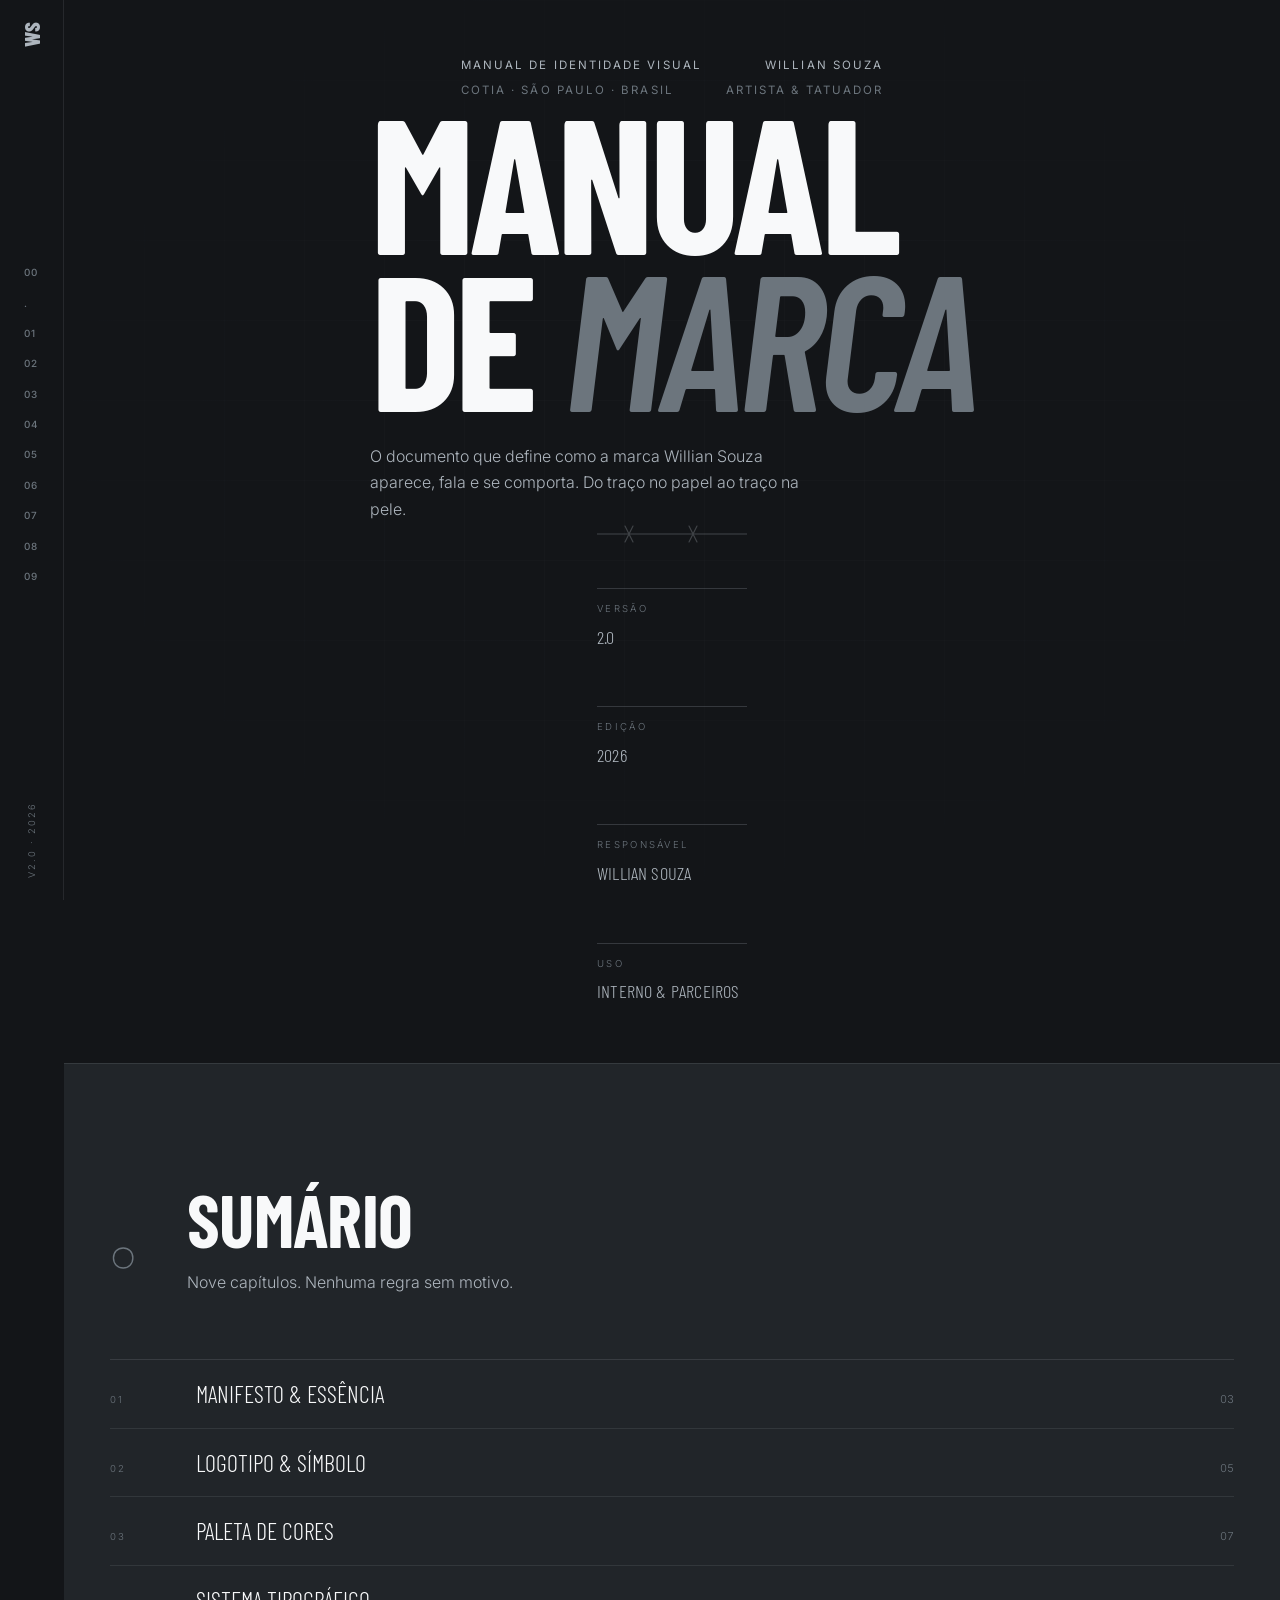
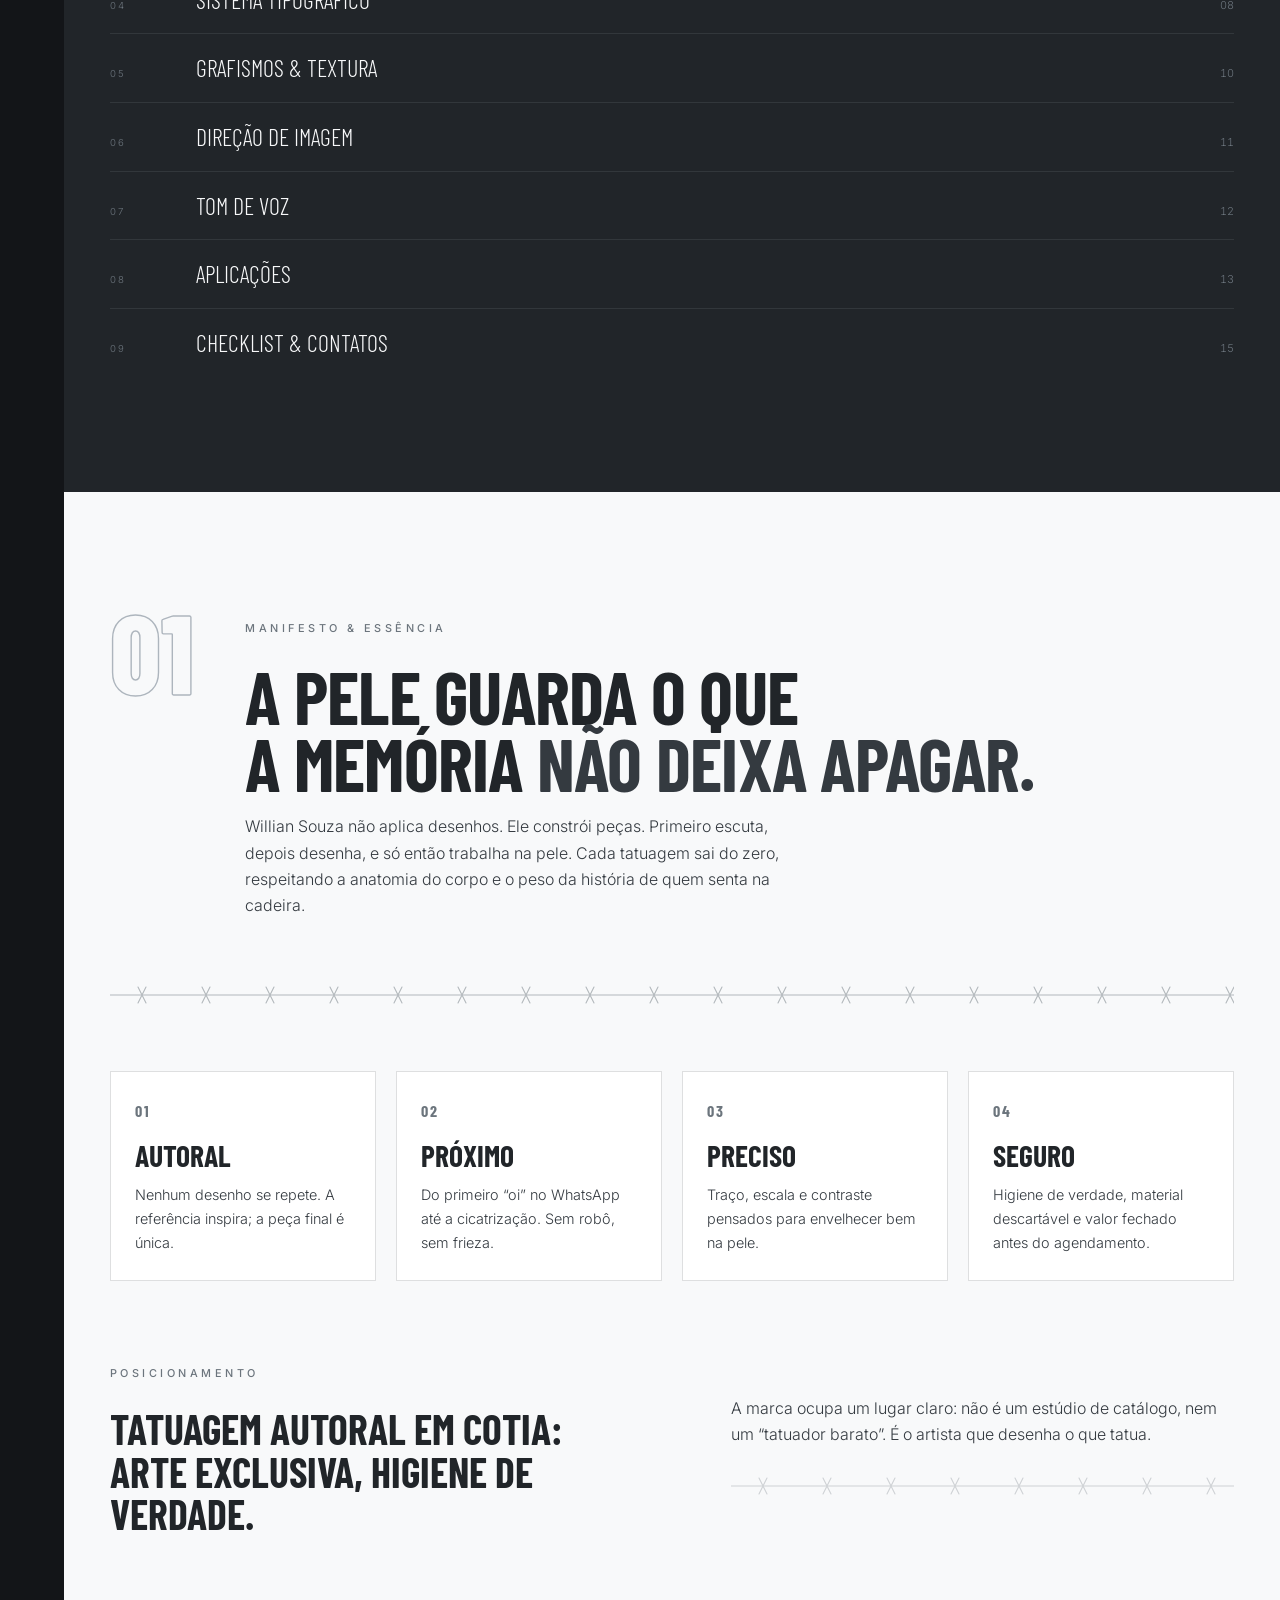
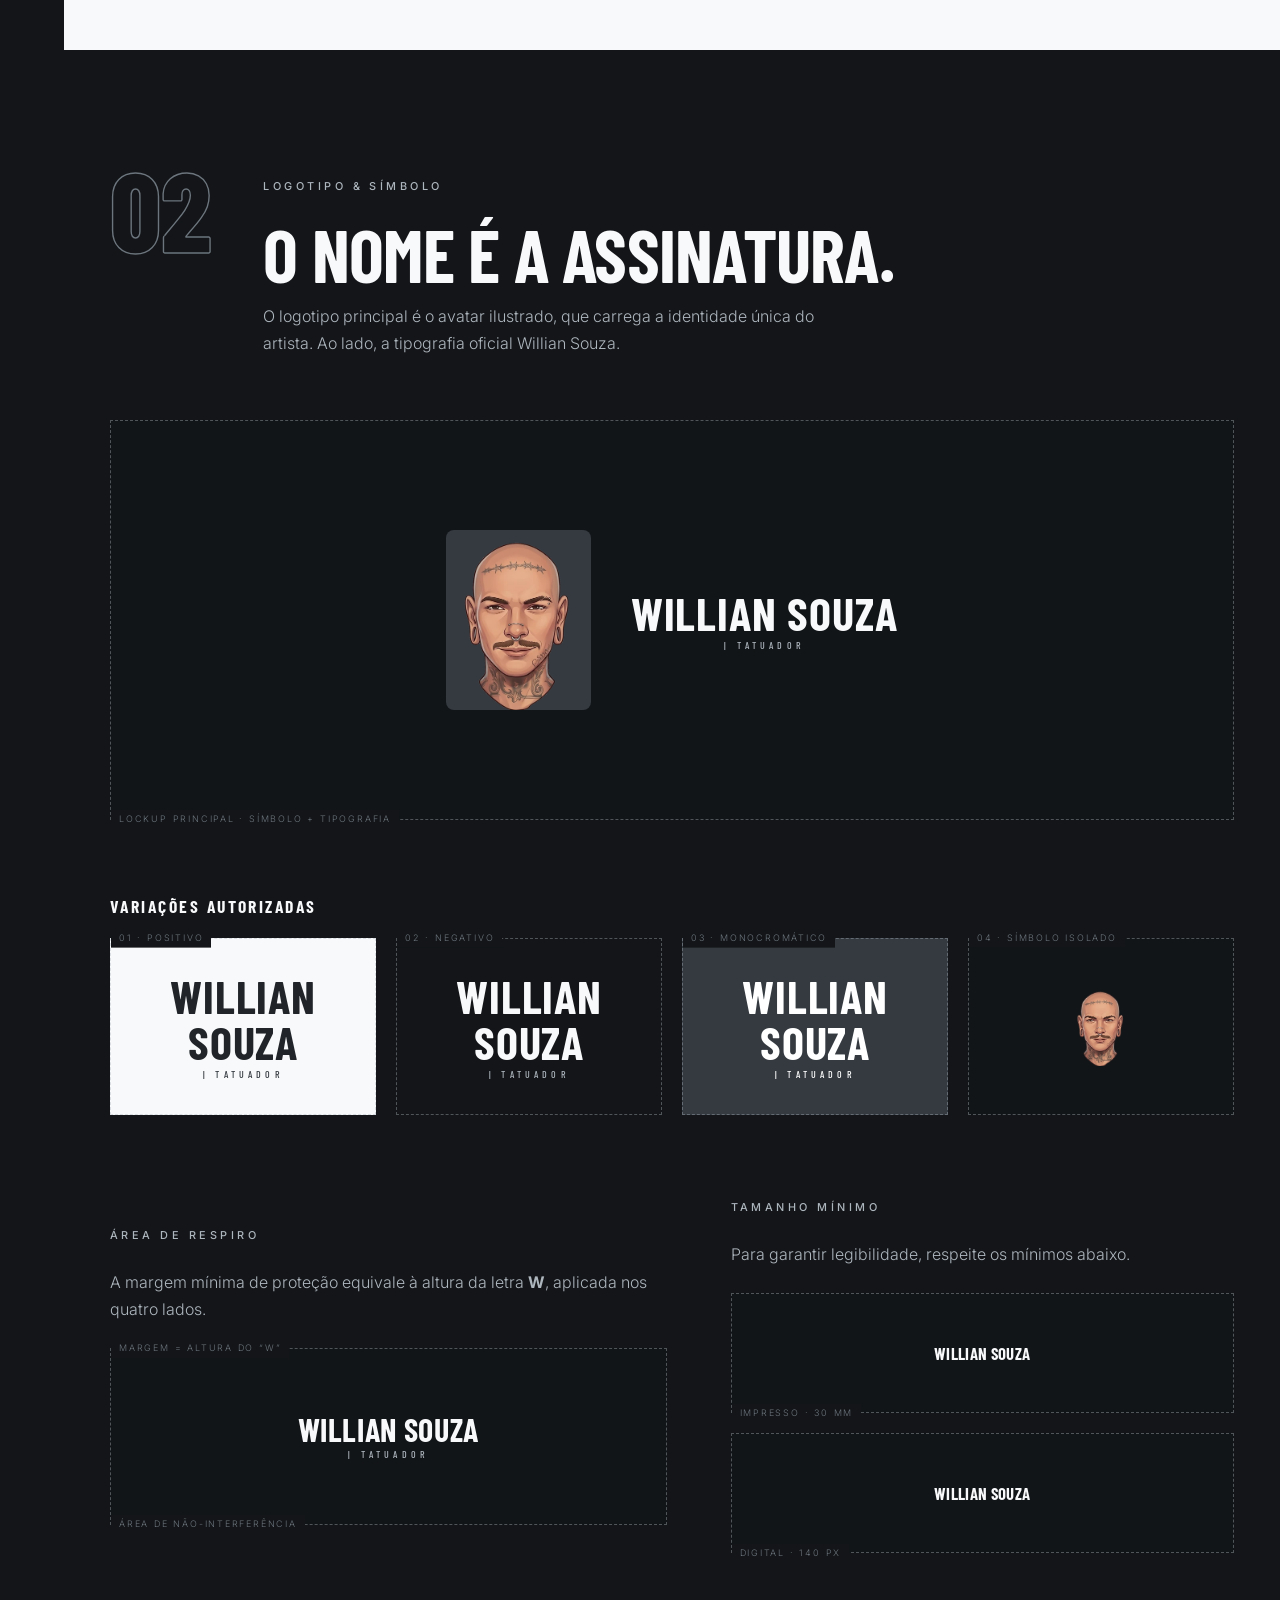
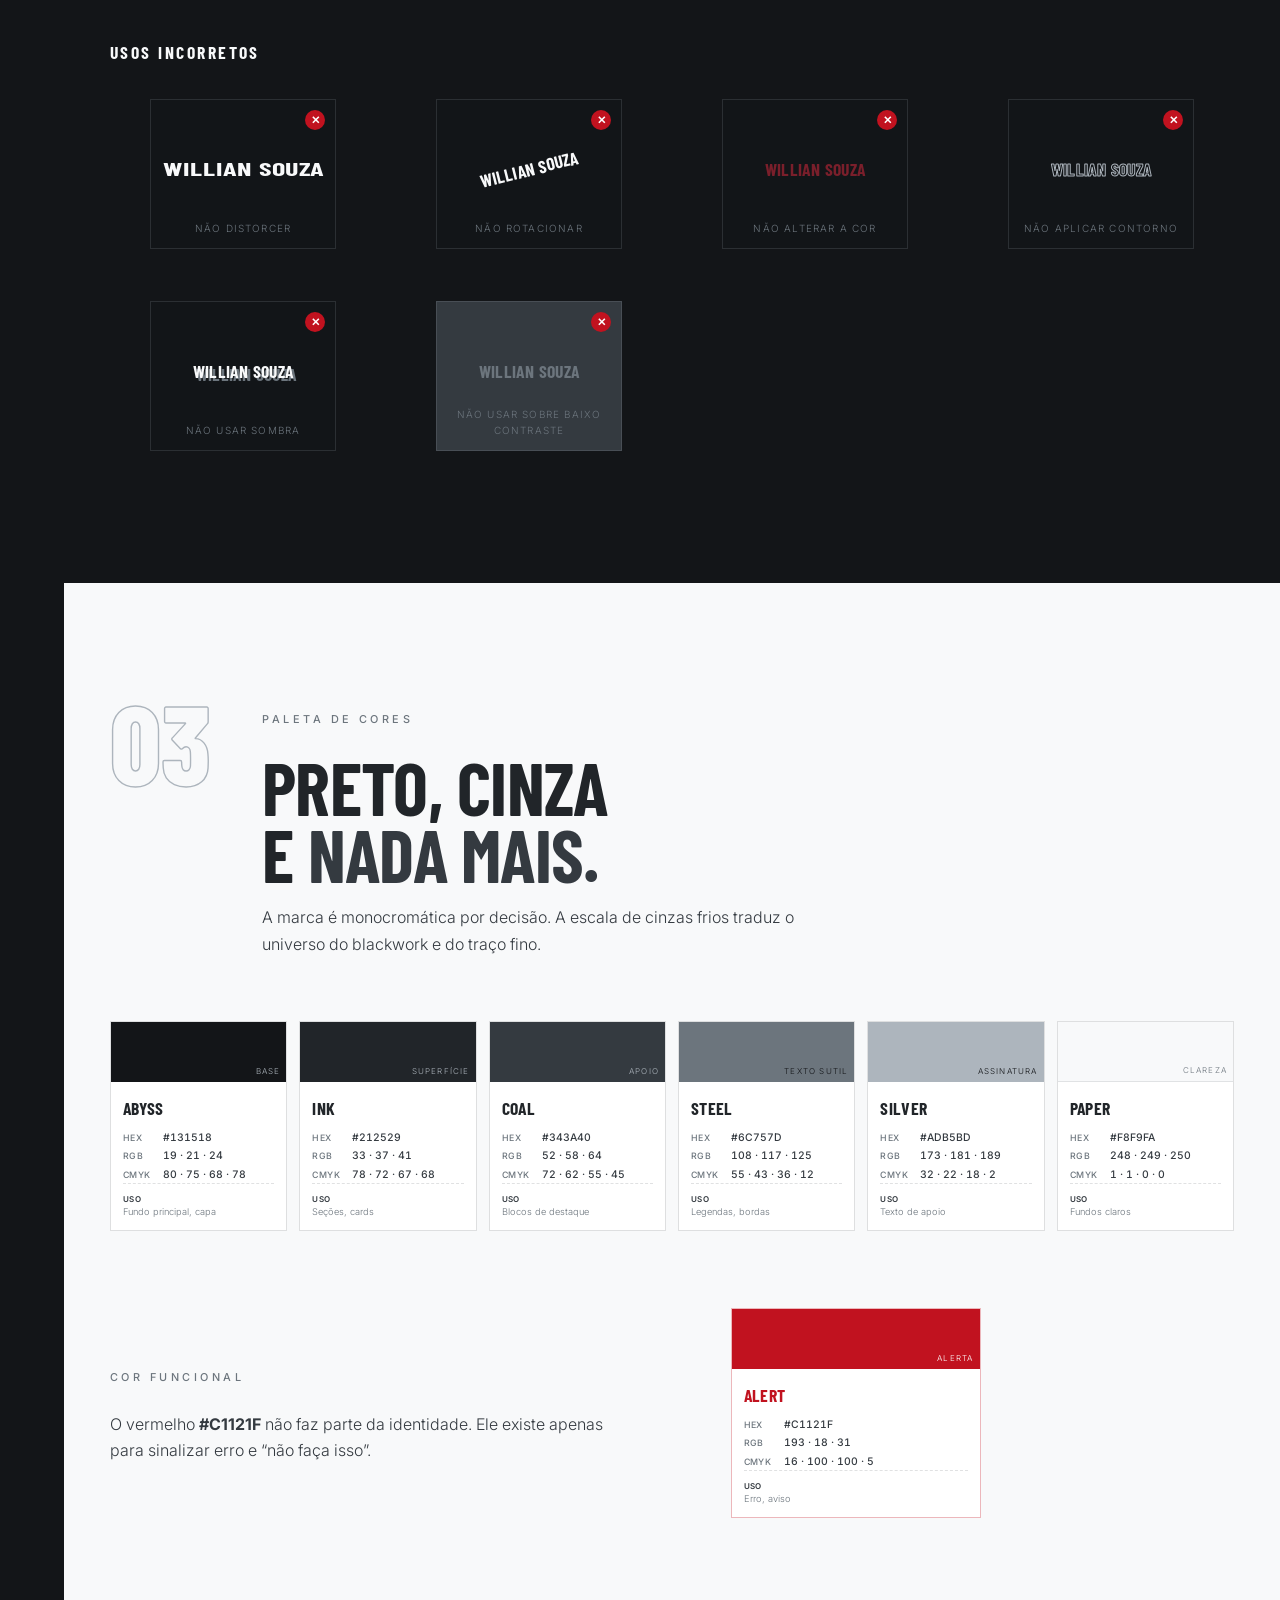
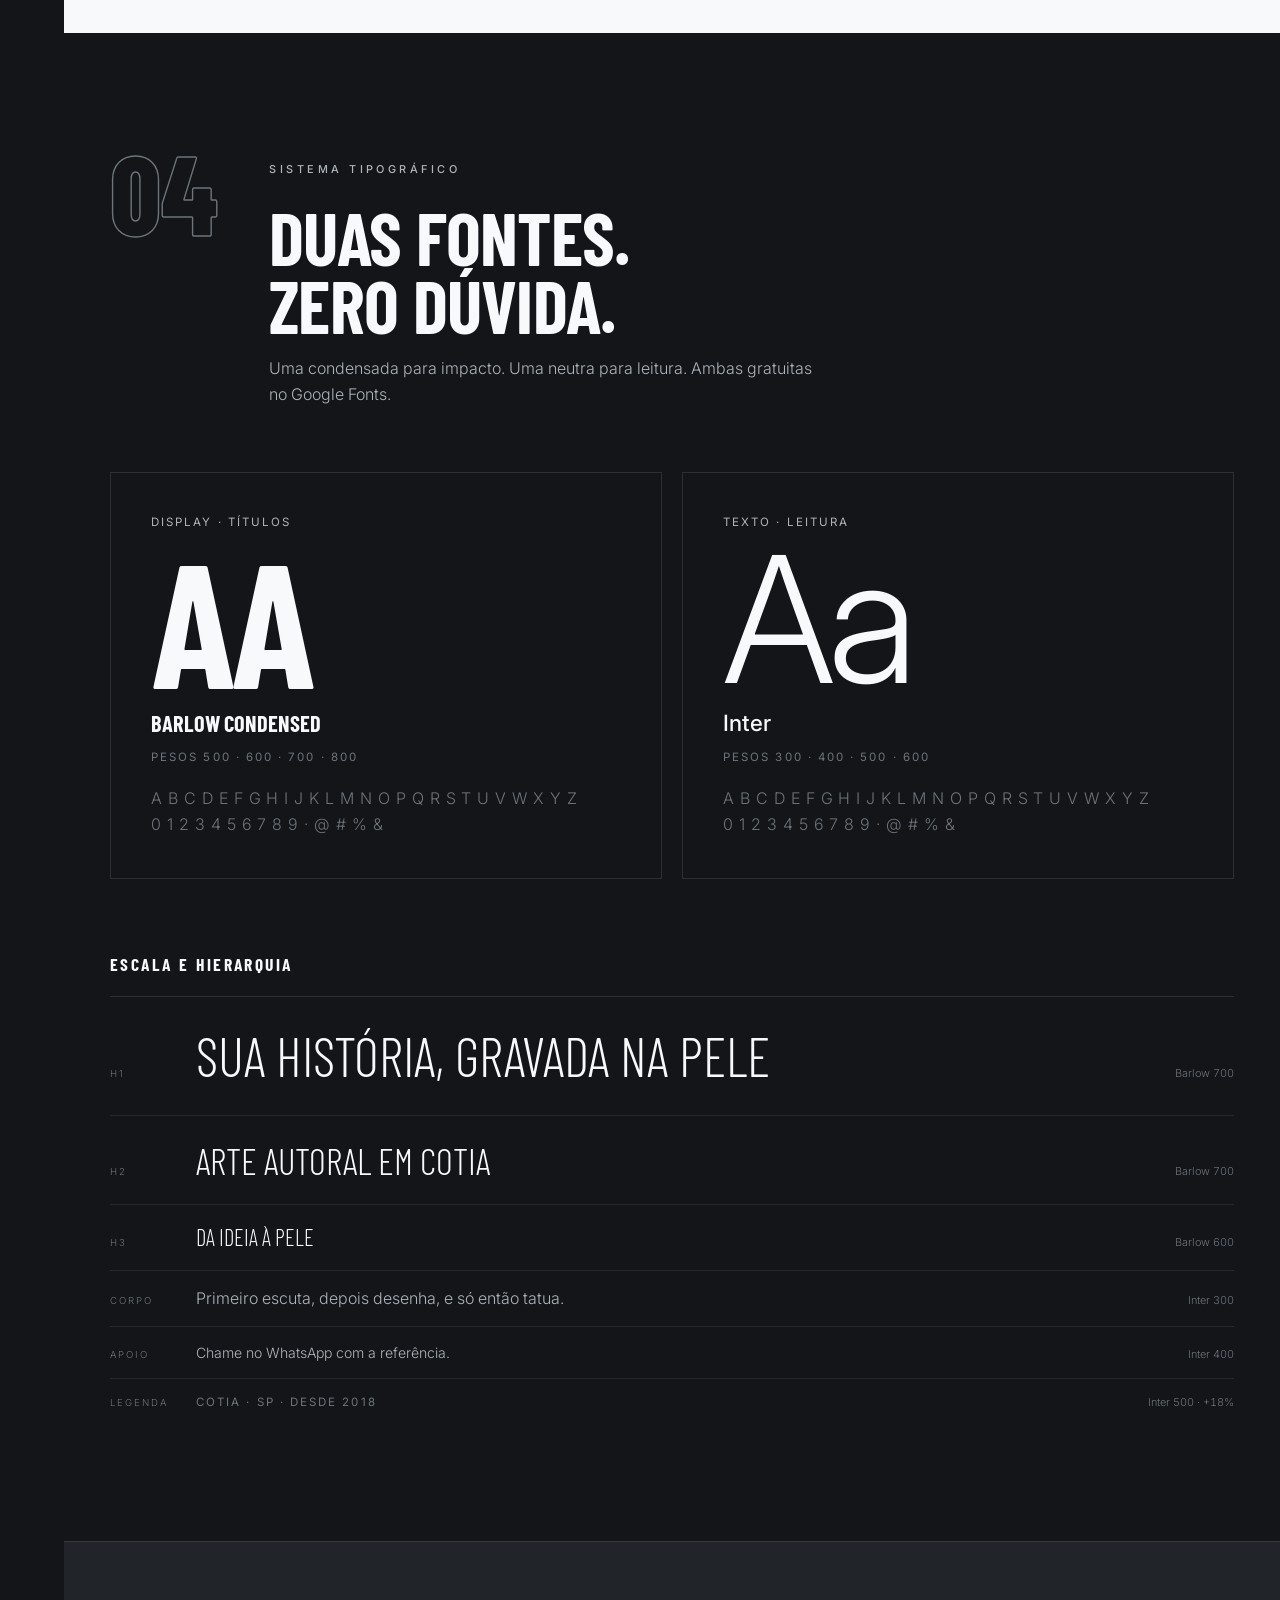
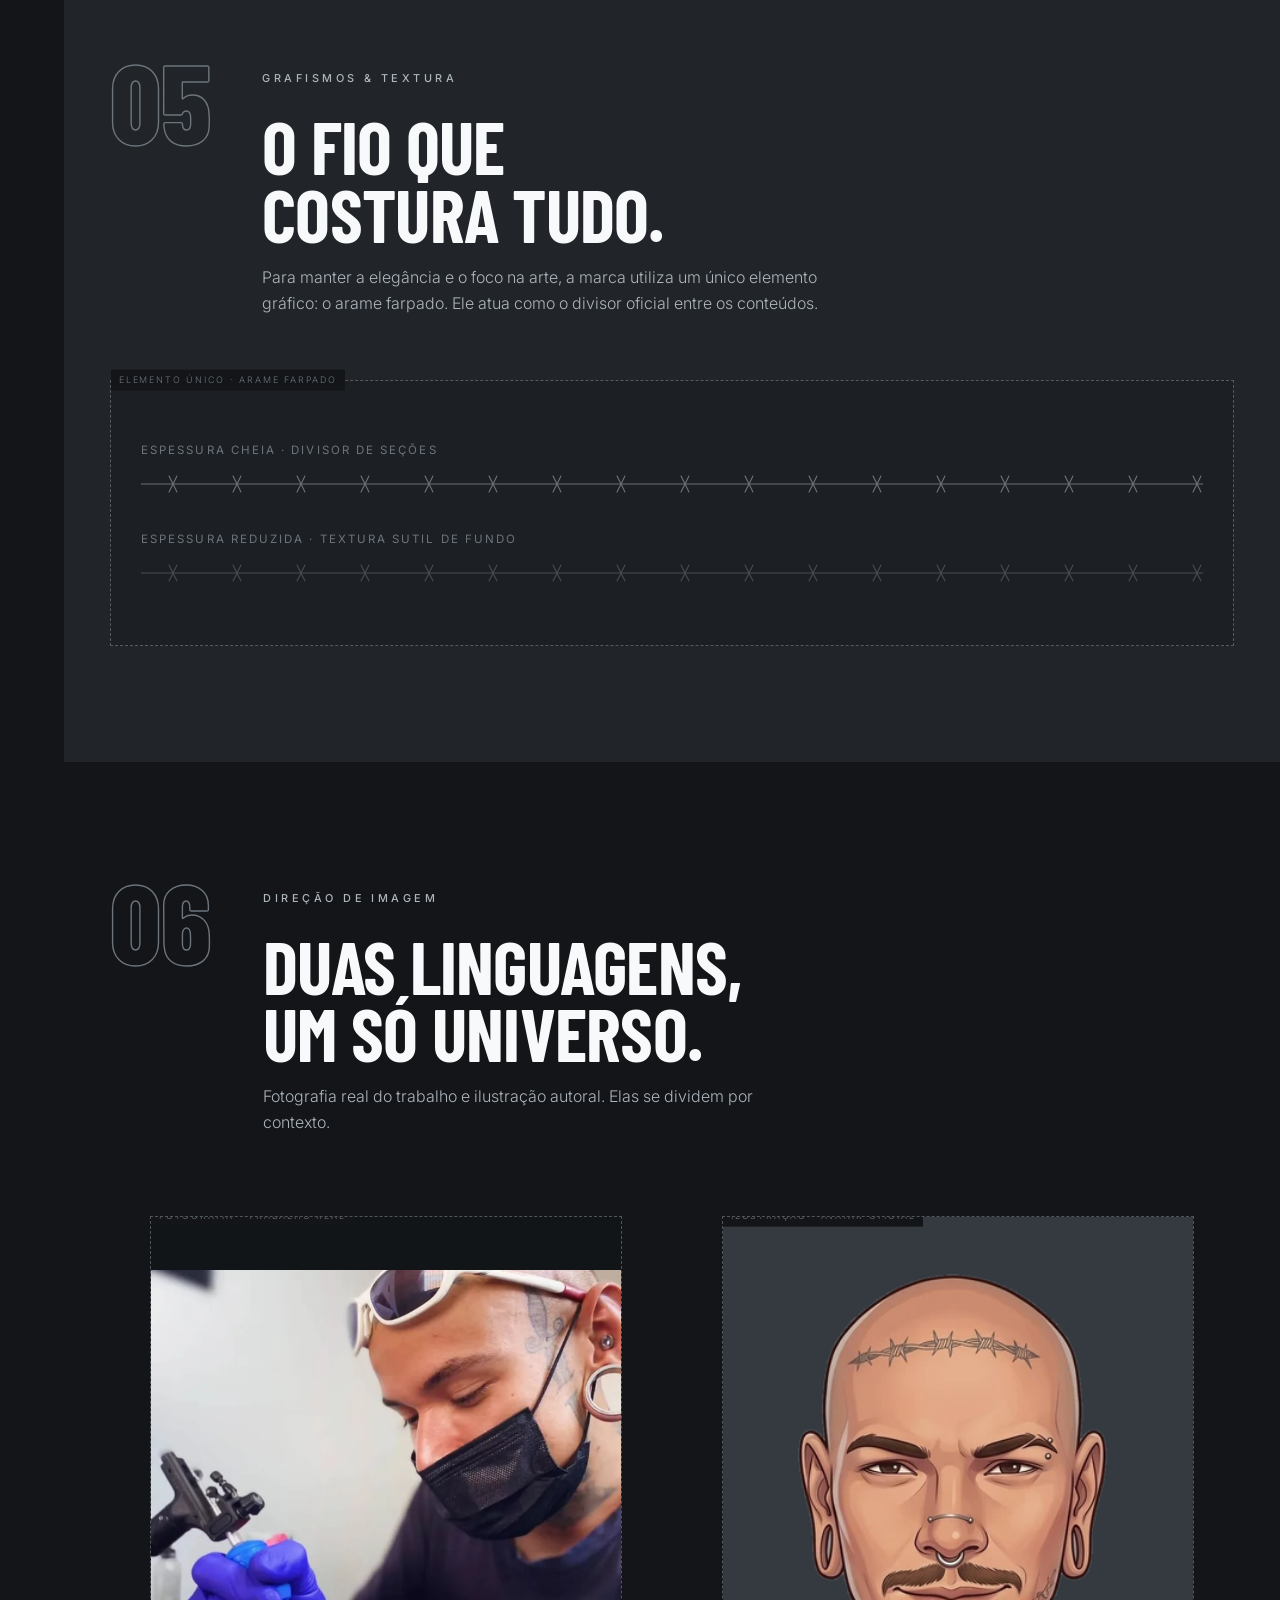
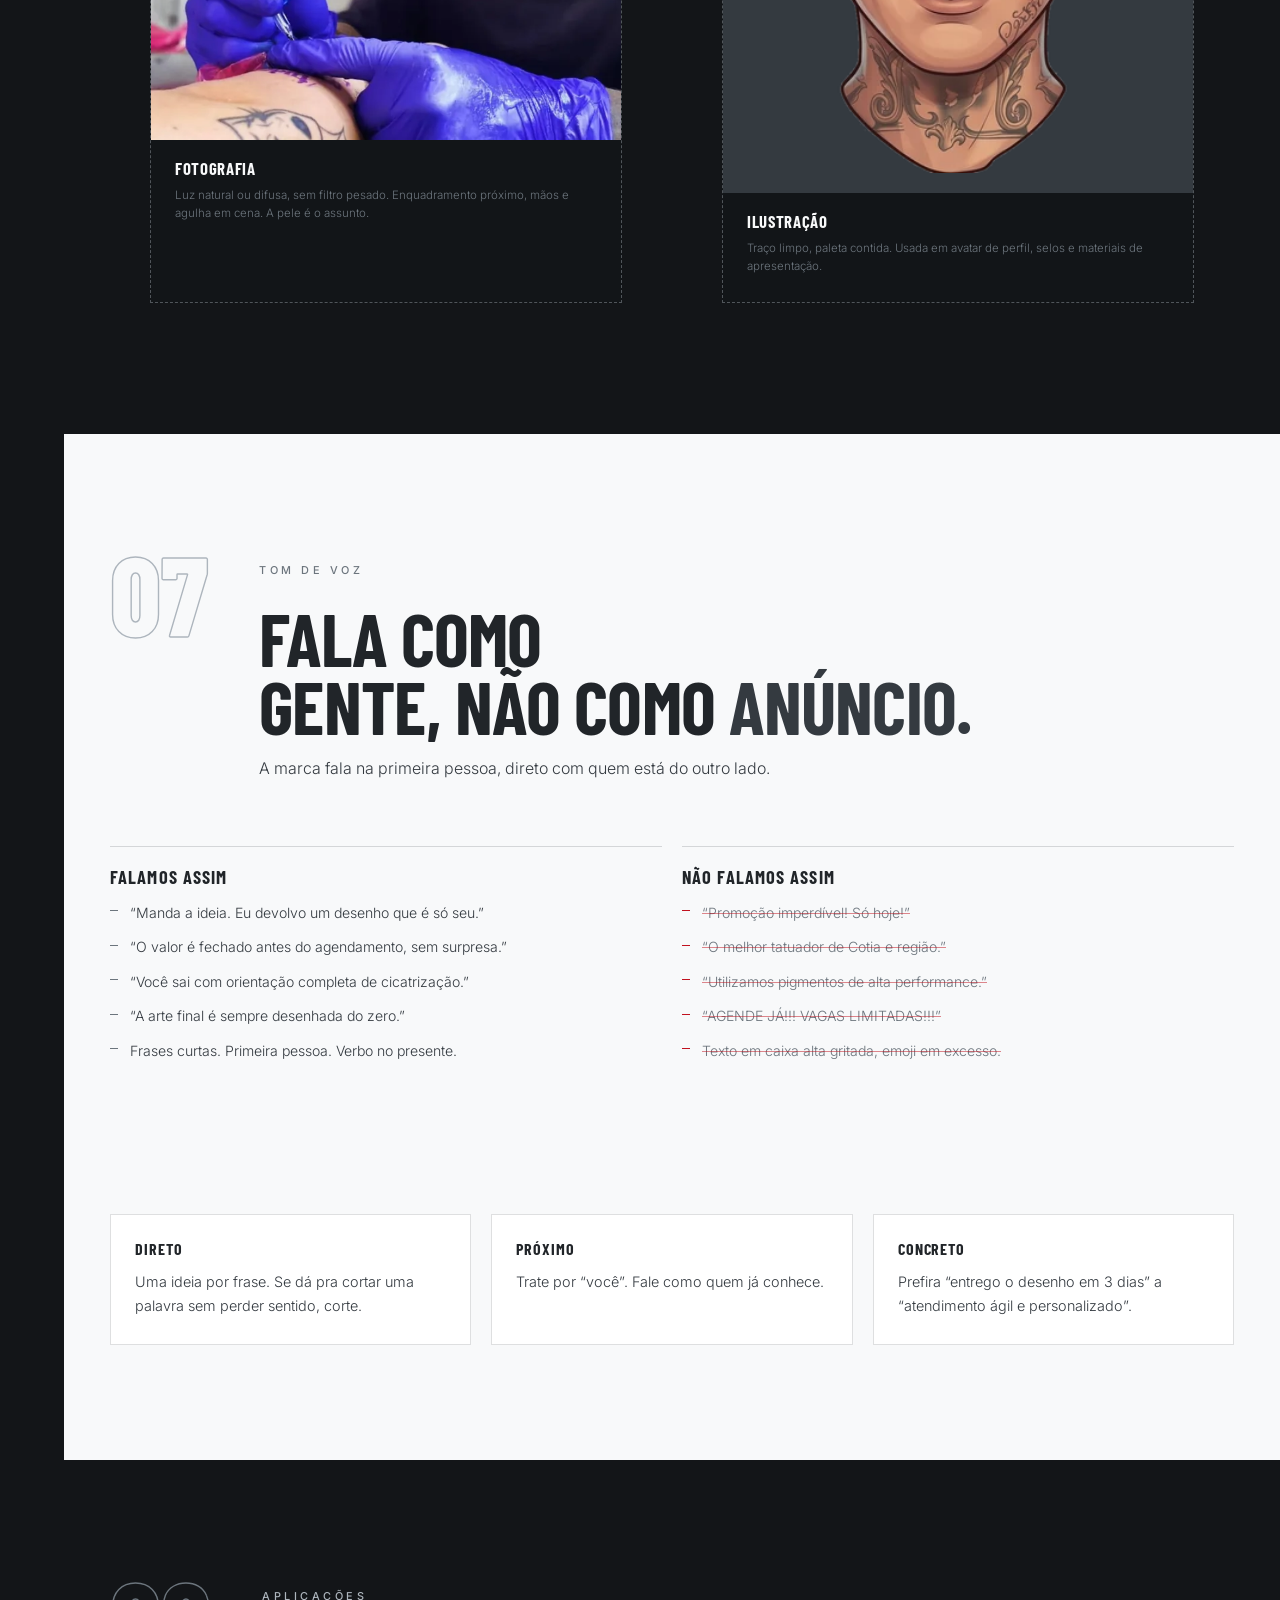
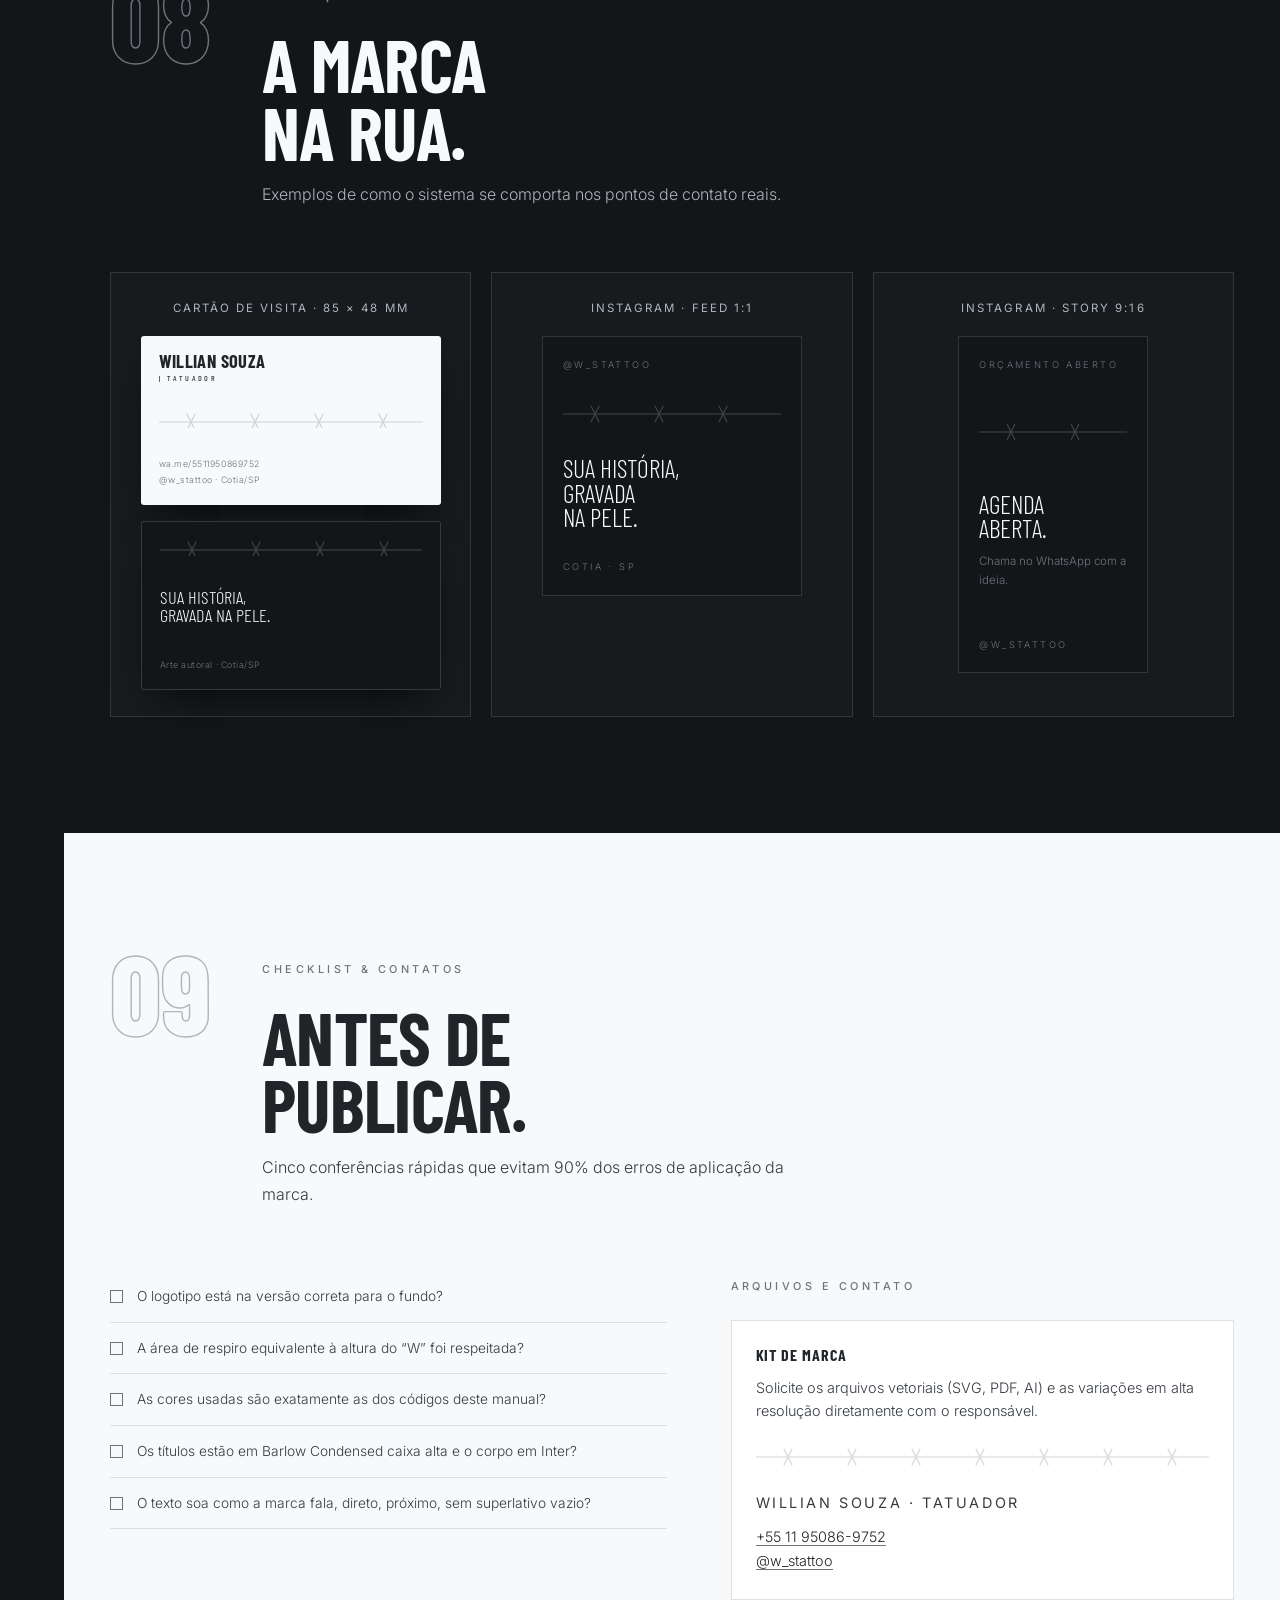
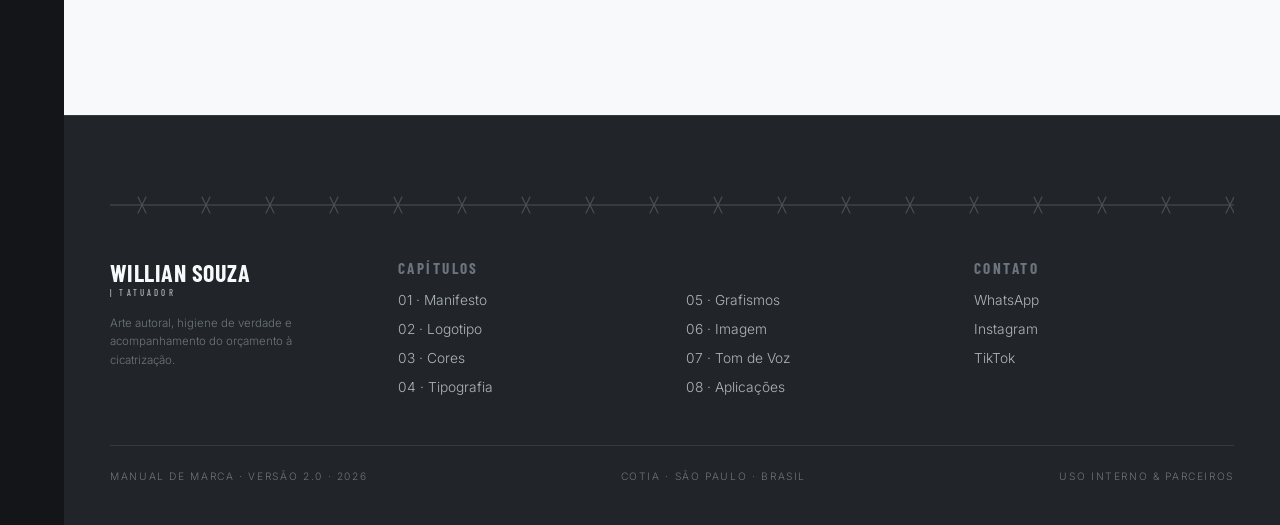
<file: manual.html>
<!DOCTYPE html>
<html lang="pt-BR">
<head>
<meta charset="UTF-8">
<meta name="viewport" content="width=device-width, initial-scale=1.0">
<title>Manual de Marca | Willian Souza | Tatuador</title>
<link rel="preconnect" href="https://fonts.googleapis.com">
<link rel="preconnect" href="https://fonts.gstatic.com" crossorigin>
<link href="https://fonts.googleapis.com/css2?family=Barlow+Condensed:ital,wght@0,400;0,500;0,600;0,700;0,800;1,600&family=Inter:wght@300;400;500;600;700&display=swap" rel="stylesheet">

<style>
:root{
  --abyss:#131518; --ink:#212529; --coal:#343a40; --steel:#6c757d;
  --silver:#adb5bd; --paper:#f8f9fa; --alert:#c1121f;
  --head:'Barlow Condensed', sans-serif; --body:'Inter', sans-serif;
  --rail-w:64px; --maxw:1180px;
}
@page{ size:A4; margin:14mm 12mm 14mm 12mm; }
@page :first{ margin:0; }

*,*::before,*::after{box-sizing:border-box;}
html{scroll-behavior:smooth;-webkit-text-size-adjust:100%;}
body{margin:0;background:var(--abyss);color:var(--paper);font-family:var(--body);font-weight:300;line-height:1.65;overflow-x:hidden;-webkit-font-smoothing:antialiased;}

h1,h2,h3,h4,.display{font-family:var(--head);font-weight:700;text-transform:uppercase;letter-spacing:-.01em;line-height:.92;margin:0;}
h1{font-size:clamp(3.2rem,11vw,9rem);}
h2{font-size:clamp(2.2rem,6vw,4.6rem);}
h3{font-size:clamp(1.3rem,2.4vw,1.85rem);letter-spacing:0;line-height:1.05;}
p{margin:0;}
a{color:inherit;text-decoration:none;}
img{max-width:100%;display:block;}

.mono{font-family:var(--body);font-weight:400;font-size:.72rem;letter-spacing:.18em;text-transform:uppercase;}
.silver{color:var(--silver);} .muted{color:var(--steel);} .tiny{font-size:.72rem;line-height:1.6;}

.eyebrow{display:inline-flex;align-items:center;font-size:.68rem;font-weight:500;letter-spacing:.32em;text-transform:uppercase;color:var(--silver);margin-bottom:1.5rem;}

.wrap{max-width:var(--maxw);margin:0 auto;padding:0 28px;}
main{margin-left:var(--rail-w);} section{scroll-margin-top:24px;}

.sec{padding:clamp(70px,9vw,130px) 0;position:relative;}
.sec--light{background:var(--paper);color:var(--ink);}
.sec--light .eyebrow{color:var(--steel);} .sec--light .silver{color:var(--coal);} .sec--light .muted{color:var(--steel);}
.sec--ink{background:var(--ink);} .sec--edge{border-top:1px solid rgba(173,181,189,.14);}

.wire{height:24px;width:100%;background-image:url("data:image/svg+xml,%3Csvg xmlns='http://www.w3.org/2000/svg' width='64' height='24' viewBox='0 0 64 24'%3E%3Cg fill='none' stroke='%23adb5bd' stroke-width='1.1' stroke-linecap='round'%3E%3Cpath d='M0 12h64'/%3E%3Cpath d='M28 4l8 16M36 4l-8 16'/%3E%3C/g%3E%3C/svg%3E");background-repeat:repeat-x;background-size:64px 24px;opacity:.55;}
.wire--dark{background-image:url("data:image/svg+xml,%3Csvg xmlns='http://www.w3.org/2000/svg' width='64' height='24' viewBox='0 0 64 24'%3E%3Cg fill='none' stroke='%236c757d' stroke-width='1.1' stroke-linecap='round'%3E%3Cpath d='M0 12h64'/%3E%3Cpath d='M28 4l8 16M36 4l-8 16'/%3E%3C/g%3E%3C/svg%3E");opacity:.5;}
.wire--thin{height:24px;opacity:.3;}

.rail{position:fixed;top:0;left:0;bottom:0;width:var(--rail-w);z-index:900;display:flex;flex-direction:column;align-items:center;justify-content:space-between;padding:22px 0;background:var(--abyss);border-right:1px solid rgba(173,181,189,.12);}
.rail__mark{font-family:var(--head);font-weight:800;font-size:1.35rem;color:var(--silver);writing-mode:vertical-rl;transform:rotate(180deg);line-height:1;}
.rail__nav{display:flex;flex-direction:column;gap:14px;}
.rail__nav a{font-size:.62rem;font-weight:500;letter-spacing:.1em;color:var(--steel);transition:color .25s, transform .25s;display:block;}
.rail__nav a:hover{color:var(--silver);transform:translateX(2px);}
.rail__meta{font-size:.58rem;letter-spacing:.22em;text-transform:uppercase;color:var(--steel);writing-mode:vertical-rl;transform:rotate(180deg);}
@media(max-width:860px){:root{--rail-w:0px;}.rail{display:none;}main{margin-left:0;}}

.cover{min-height:100vh;display:flex;flex-direction:column;justify-content:space-between;padding:clamp(28px,5vw,56px) 0 clamp(24px,4vw,40px);position:relative;overflow:hidden;}
.cover__grid{position:absolute;inset:0;pointer-events:none;opacity:.35;background-image:linear-gradient(rgba(173,181,189,.06) 1px, transparent 1px),linear-gradient(90deg, rgba(173,181,189,.06) 1px, transparent 1px);background-size:80px 80px;mask-image:radial-gradient(ellipse 80% 70% at 50% 40%, #000 30%, transparent 75%);}
.cover__top{display:flex;justify-content:space-between;gap:24px;flex-wrap:wrap;position:relative;z-index:2;}
.cover__title{position:relative;z-index:2;}
.cover__title h1{font-size:clamp(3.4rem,15vw,13rem);line-height:.82;letter-spacing:-.03em;}
.cover__title h1 em{font-style:italic;font-weight:600;color:var(--steel);}
.cover__bottom{display:grid;grid-template-columns:repeat(auto-fit,minmax(150px,1fr));gap:22px;position:relative;z-index:2;}
.metablock{border-top:1px solid rgba(173,181,189,.22);padding-top:12px;}
.metablock dt{font-size:.6rem;letter-spacing:.24em;text-transform:uppercase;color:var(--steel);margin-bottom:5px;}
.metablock dd{margin:0;font-family:var(--head);font-size:1.15rem;text-transform:uppercase;letter-spacing:.01em;color:var(--silver);}

.chapter-head{display:flex;align-items:flex-start;gap:clamp(18px,4vw,52px);margin-bottom:clamp(36px,5vw,66px);}
.chapter-num{font-family:var(--head);font-weight:800;font-size:clamp(3.5rem,9vw,7rem);line-height:.78;color:transparent;-webkit-text-stroke:1.4px var(--steel);flex:none;}
.sec--light .chapter-num{-webkit-text-stroke:1.4px var(--silver);}
.chapter-head__txt{flex:1;min-width:0;padding-top:6px;}
.chapter-head__txt p{max-width:56ch;margin-top:16px;color:var(--silver);}
.sec--light .chapter-head__txt p{color:var(--coal);}

.grid{display:grid;gap:20px;}
.g2{grid-template-columns:repeat(auto-fit,minmax(280px,1fr));}
.g3{grid-template-columns:repeat(auto-fit,minmax(220px,1fr));}
.g4{grid-template-columns:repeat(auto-fit,minmax(180px,1fr));}
.split{display:grid;grid-template-columns:1.05fr .95fr;gap:clamp(26px,5vw,64px);align-items:center;}
@media(max-width:840px){.split{grid-template-columns:1fr;}}

.card{border:1px solid rgba(173,181,189,.18);padding:26px 24px;background:rgba(33,37,41,.4);}
.sec--light .card{border-color:rgba(52,58,64,.16);background:#fff;}
.card h3{margin-bottom:12px;} .card p{font-size:.9rem;color:var(--silver);} .sec--light .card p{color:var(--coal);}
.card__num{font-family:var(--head);font-weight:700;font-size:1rem;letter-spacing:.14em;color:var(--steel);display:block;margin-bottom:16px;}

.spec{position:relative;border:1px dashed rgba(173,181,189,.4);display:flex;align-items:center;justify-content:center;padding:34px 26px;min-height:150px;background:rgba(19,21,24,.35);}
.sec--light .spec{border-color:rgba(52,58,64,.3);background:rgba(255,255,255,.6);}
.spec__label{position:absolute;left:0;bottom:-1px;font-size:.56rem;letter-spacing:.2em;text-transform:uppercase;color:var(--steel);background:var(--abyss);padding:3px 8px;transform:translateY(50%);}
.sec--light .spec__label{background:var(--paper);}
.spec__label--top{top:-1px;bottom:auto;transform:translateY(-50%);}

.img-logo{max-width:100%;max-height:180px;object-fit:contain;}
.img-foto{width:100%;height:100%;object-fit:cover;}

.logolock{font-family:var(--head);font-weight:700;text-transform:uppercase;line-height:1;text-align:center;}
.logolock__name{font-size:clamp(1.6rem,4.4vw,2.9rem);letter-spacing:.02em;display:block;}
.logolock__sub{display:block;margin-top:.5em;font-size:.62em;font-weight:500;letter-spacing:.42em;color:var(--silver);}
.logolock--ink .logolock__sub{color:var(--coal);}
.logolock--mono .logolock__name, .logolock--mono .logolock__sub{color:#fff;}

.palette-grid { display: grid; grid-template-columns: repeat(6, 1fr); gap: 12px; }
@media(max-width: 900px) { .palette-grid { grid-template-columns: repeat(3, 1fr); } }
@media(max-width: 600px) { .palette-grid { grid-template-columns: repeat(2, 1fr); } }

.swatch{display: flex; flex-direction: column; border: 1px solid rgba(52,58,64,.16); background: #fff;}
.swatch__chip{height:60px;position:relative;}
.swatch__chip span{position:absolute;right:6px;bottom:4px;font-size:.5rem;letter-spacing:.15em;text-transform:uppercase;}
.swatch__info{padding: 12px; display: flex; flex-direction: column; flex-grow: 1; text-align: left;}
.swatch__info strong{font-family:var(--head); font-size:1.1rem; text-transform:uppercase; letter-spacing:.02em; display:block; color:var(--ink); margin-bottom:8px;}
.swatch__info dl{margin:0; display:grid; grid-template-columns: 32px 1fr; gap:4px 8px; align-items: baseline;}
.swatch__info dt{font-size:.55rem; letter-spacing:.05em; color:var(--steel); font-weight:500; text-align: left; margin:0;}
.swatch__info dd{margin:0; font-size:.65rem; font-weight:500; color:var(--coal); font-variant-numeric:tabular-nums; line-height: 1.4; text-align: left;}
.swatch__use {margin-top: auto; padding-top: 10px; border-top: 1px dashed rgba(52,58,64,.15); font-size: .58rem; color: var(--steel); line-height: 1.3; text-align: left;}
.swatch__use strong {font-family: var(--body); font-weight: 600; color: var(--coal); letter-spacing: .05em; text-transform: uppercase; font-size: .5rem; display: block; margin-bottom: 2px;}

.specimen{border:1px solid rgba(173,181,189,.16);padding:clamp(22px,3.4vw,40px);display:flex;flex-direction:column;gap:18px;}
.specimen__aa{font-size:clamp(5rem,15vw,11rem);line-height:.78;letter-spacing:-.04em;}
.specimen--head .specimen__aa{font-family:var(--head);font-weight:700;text-transform:uppercase;}
.specimen--body .specimen__aa{font-family:var(--body);font-weight:300;}
.specimen__glyphs{font-size:clamp(.7rem,1.7vw,1rem);letter-spacing:.06em;color:var(--steel);word-break:break-word;}
.typescale{border-top:1px solid rgba(173,181,189,.16);}
.typescale__row{display:grid;grid-template-columns:70px 1fr auto;gap:16px;align-items:baseline;padding:14px 0;border-bottom:1px solid rgba(173,181,189,.12);}
.typescale__row span:first-child{font-size:.6rem;letter-spacing:.2em;text-transform:uppercase;color:var(--steel);}
.typescale__row span:last-child{font-size:.68rem;color:var(--steel);font-variant-numeric:tabular-nums;}

.wrong{position:relative;border:1px solid rgba(173,181,189,.16);padding:30px 16px 40px;display:flex;align-items:center;justify-content:center;min-height:150px;overflow:hidden;background:rgba(19,21,24,.3);}
.sec--light .wrong{background:rgba(255,255,255,.5);border-color:rgba(52,58,64,.16);}
.wrong__badge{position:absolute;top:10px;right:10px;width:20px;height:20px;border-radius:50%;background:var(--alert);color:#fff;font-size:.7rem;font-weight:700;display:flex;align-items:center;justify-content:center;line-height:1;}
.wrong figcaption{position:absolute;left:0;right:0;bottom:12px;text-align:center;font-size:.62rem;letter-spacing:.12em;text-transform:uppercase;color:var(--steel);}

.mock{border:1px solid rgba(173,181,189,.18);background:rgba(33,37,41,.35);padding:26px;display:flex;flex-direction:column;gap:18px;align-items:center;}
.mock__stage{width:100%;display:flex;align-items:center;justify-content:center;}
.bizcard{width:100%;max-width:300px;aspect-ratio:85/48;border-radius:3px;padding:16px 18px;display:flex;flex-direction:column;justify-content:space-between;box-shadow:0 18px 40px -18px rgba(0,0,0,.85);}
.bizcard--front{background:var(--paper);color:var(--ink);}
.bizcard--back{background:var(--abyss);color:var(--paper);border:1px solid rgba(173,181,189,.22);}
.bizcard__contact{font-size:.55rem;line-height:1.9;letter-spacing:.06em;color:var(--steel);}
.post{width:100%;max-width:260px;aspect-ratio:1/1;background:var(--abyss);border:1px solid rgba(173,181,189,.2);display:flex;flex-direction:column;justify-content:space-between;padding:20px;}
.post--story{aspect-ratio:9/16;max-width:190px;}
.post__tag{font-size:.58rem;letter-spacing:.26em;text-transform:uppercase;color:var(--steel);}
.post__line{font-family:var(--head);font-size:1.6rem;line-height:.95;text-transform:uppercase;}

.voice{border-top:1px solid rgba(52,58,64,.18);padding-top:22px;}
.voice h4{font-family:var(--head);font-size:1.15rem;text-transform:uppercase;letter-spacing:.06em;margin-bottom:16px;color:var(--ink);}
.voice ul{list-style:none;margin:0;padding:0;display:flex;flex-direction:column;gap:12px;}
.voice li{font-size:.88rem;line-height:1.6;padding-left:20px;position:relative;color:var(--coal);}
.voice li::before{content:'';position:absolute;left:0;top:.62em;width:8px;height:1px;background:var(--steel);}
.voice--no li::before{background:var(--alert);}
.voice--no li{color:var(--steel);text-decoration:line-through;text-decoration-thickness:1px;text-decoration-color:rgba(193,18,31,.5);}

.check{list-style:none;margin:0;padding:0;display:grid;gap:0;}
.check li{display:flex;gap:14px;align-items:flex-start;padding:14px 0;border-bottom:1px solid rgba(173,181,189,.14);font-size:.86rem;color:var(--silver);}
.sec--light .check li{border-color:rgba(52,58,64,.14);color:var(--coal);}
.check li::before{content:'';flex:none;width:13px;height:13px;margin-top:5px;border:1px solid var(--steel);}

.foot{background:var(--ink);border-top:1px solid rgba(173,181,189,.14);padding:clamp(48px,6vw,80px) 0 40px;}
.foot__grid{display:grid;grid-template-columns:repeat(auto-fit,minmax(190px,1fr));gap:28px;}
.foot h4{font-family:var(--head);font-size:.95rem;text-transform:uppercase;letter-spacing:.16em;color:var(--steel);margin-bottom:12px;}
.foot a{color:var(--silver);font-size:.86rem;display:inline-block;padding:3px 0;transition:color .2s;}
.foot a:hover{color:var(--paper);}
.foot__bar{margin-top:44px;padding-top:22px;border-top:1px solid rgba(173,181,189,.14);display:flex;justify-content:space-between;gap:16px;flex-wrap:wrap;font-size:.64rem;letter-spacing:.16em;text-transform:uppercase;color:var(--steel);}

.rv{opacity:0;transform:translateY(22px);transition:opacity .8s cubic-bezier(.16,1,.3,1),transform .8s cubic-bezier(.16,1,.3,1);}
.rv.is-in{opacity:1;transform:none;}

@media print{
  @page{ size:A4; margin:14mm 12mm 14mm 12mm; }
  @page :first{ margin:0; }
  html,body{background:#fff !important;color:#000;-webkit-print-color-adjust:exact;print-color-adjust:exact;}
  .rail,.cover__grid{display:none !important;}
  main{margin-left:0 !important;}
  .sec{padding:14mm 0;page-break-inside:avoid;}
  .sec--light{background:var(--paper) !important;color:var(--ink) !important;}
  .sec--ink{background:var(--ink) !important;color:var(--paper) !important;}
  .sec--edge{border-top:1px solid rgba(173,181,189,.25);}
  body > main > section.sec:not(.sec--light):not(.sec--ink){background:var(--abyss) !important;}
  .cover{min-height:auto;height:297mm;padding:22mm 18mm 16mm;page-break-after:always;background:var(--abyss) !important;margin:-14mm -12mm 0 -12mm;}
  #sumario,#manifesto,#logotipo,#cores,#tipografia,#grafismos,#imagem,#voz,#aplicacoes,#checklist{page-break-before:always;}
  .rv{opacity:1 !important;transform:none !important;}
  .chapter-head,.card,.spec,.swatch,.specimen,.wrong,.mock,.bizcard,.post,.split{page-break-inside:avoid;}
  h2,h3{page-break-after:avoid;}
  a[href]::after{content:'' !important;}
  .foot{background:var(--ink) !important;color:var(--paper) !important;page-break-before:always;}
}
</style>
</head>
<body>

<aside class="rail" aria-label="Navegação do manual">
  <span class="rail__mark">WS</span>
  <nav class="rail__nav">
    <a href="#capa">00</a>
    <a href="#sumario">.</a>
    <a href="#manifesto">01</a>
    <a href="#logotipo">02</a>
    <a href="#cores">03</a>
    <a href="#tipografia">04</a>
    <a href="#grafismos">05</a>
    <a href="#imagem">06</a>
    <a href="#voz">07</a>
    <a href="#aplicacoes">08</a>
    <a href="#checklist">09</a>
  </nav>
  <span class="rail__meta">v2.0 · 2026</span>
</aside>

<main>

<!-- CAPA -->
<section class="cover" id="capa">
  <div class="cover__grid" aria-hidden="true"></div>
  <div class="wrap cover__top">
    <div>
      <p class="mono silver">Manual de Identidade Visual</p>
      <p class="mono muted" style="margin-top:6px;">Cotia · São Paulo · Brasil</p>
    </div>
    <div style="text-align:right;">
      <p class="mono silver">Willian Souza</p>
      <p class="mono muted" style="margin-top:6px;">Artista &amp; Tatuador</p>
    </div>
  </div>
  <div class="wrap cover__title">
    <h1>Manual<br>de <em>Marca</em></h1>
    <p style="max-width:44ch;margin-top:28px;color:var(--silver);font-size:1rem;">
      O documento que define como a marca Willian Souza aparece, fala e se comporta. Do traço no papel ao traço na pele.
    </p>
  </div>
  <div class="wrap">
    <div class="wire wire--thin" aria-hidden="true" style="margin-bottom:26px;"></div>
    <div class="cover__bottom">
      <dl class="metablock"><dt>Versão</dt><dd>2.0</dd></dl>
      <dl class="metablock"><dt>Edição</dt><dd>2026</dd></dl>
      <dl class="metablock"><dt>Responsável</dt><dd>Willian Souza</dd></dl>
      <dl class="metablock"><dt>Uso</dt><dd>Interno &amp; Parceiros</dd></dl>
    </div>
  </div>
</section>

<!-- SUMÁRIO -->
<section class="sec sec--ink sec--edge" id="sumario">
  <div class="wrap">
    <div class="chapter-head rv">
      <span class="chapter-num">.</span>
      <div class="chapter-head__txt">
        <h2>Sumário</h2>
        <p>Nove capítulos. Nenhuma regra sem motivo.</p>
      </div>
    </div>
    <div class="typescale rv">
      <div class="typescale__row"><span>01</span><span style="font-family:var(--head);font-size:1.5rem;text-transform:uppercase;">Manifesto &amp; Essência</span><span>03</span></div>
      <div class="typescale__row"><span>02</span><span style="font-family:var(--head);font-size:1.5rem;text-transform:uppercase;">Logotipo &amp; Símbolo</span><span>05</span></div>
      <div class="typescale__row"><span>03</span><span style="font-family:var(--head);font-size:1.5rem;text-transform:uppercase;">Paleta de Cores</span><span>07</span></div>
      <div class="typescale__row"><span>04</span><span style="font-family:var(--head);font-size:1.5rem;text-transform:uppercase;">Sistema Tipográfico</span><span>08</span></div>
      <div class="typescale__row"><span>05</span><span style="font-family:var(--head);font-size:1.5rem;text-transform:uppercase;">Grafismos &amp; Textura</span><span>10</span></div>
      <div class="typescale__row"><span>06</span><span style="font-family:var(--head);font-size:1.5rem;text-transform:uppercase;">Direção de Imagem</span><span>11</span></div>
      <div class="typescale__row"><span>07</span><span style="font-family:var(--head);font-size:1.5rem;text-transform:uppercase;">Tom de Voz</span><span>12</span></div>
      <div class="typescale__row"><span>08</span><span style="font-family:var(--head);font-size:1.5rem;text-transform:uppercase;">Aplicações</span><span>13</span></div>
      <div class="typescale__row" style="border-bottom:none;"><span>09</span><span style="font-family:var(--head);font-size:1.5rem;text-transform:uppercase;">Checklist &amp; Contatos</span><span>15</span></div>
    </div>
  </div>
</section>

<!-- MANIFESTO -->
<section class="sec sec--light" id="manifesto">
  <div class="wrap">
    <div class="chapter-head rv">
      <span class="chapter-num">01</span>
      <div class="chapter-head__txt">
        <span class="eyebrow">Manifesto &amp; Essência</span>
        <h2>A pele guarda o que<br>a memória <span class="silver">não deixa apagar.</span></h2>
        <p>Willian Souza não aplica desenhos. Ele constrói peças. Primeiro escuta, depois desenha, e só então trabalha na pele. Cada tatuagem sai do zero, respeitando a anatomia do corpo e o peso da história de quem senta na cadeira.</p>
      </div>
    </div>
    <div class="wire wire--dark" aria-hidden="true" style="margin-bottom:clamp(40px,5vw,64px);"></div>
    <div class="grid g4 rv">
      <article class="card"><span class="card__num">01</span><h3>Autoral</h3><p>Nenhum desenho se repete. A referência inspira; a peça final é única.</p></article>
      <article class="card"><span class="card__num">02</span><h3>Próximo</h3><p>Do primeiro “oi” no WhatsApp até a cicatrização. Sem robô, sem frieza.</p></article>
      <article class="card"><span class="card__num">03</span><h3>Preciso</h3><p>Traço, escala e contraste pensados para envelhecer bem na pele.</p></article>
      <article class="card"><span class="card__num">04</span><h3>Seguro</h3><p>Higiene de verdade, material descartável e valor fechado antes do agendamento.</p></article>
    </div>
    <div class="split" style="margin-top:clamp(48px,6vw,90px);">
      <div class="rv">
        <span class="eyebrow">Posicionamento</span>
        <h3 style="font-size:clamp(1.6rem,3.4vw,2.6rem);line-height:1.02;text-transform:uppercase;">Tatuagem autoral em Cotia:<br>arte exclusiva, higiene de verdade.</h3>
      </div>
      <div class="rv">
        <p style="color:var(--coal);">A marca ocupa um lugar claro: não é um estúdio de catálogo, nem um “tatuador barato”. É o artista que desenha o que tatua.</p>
        <div class="wire wire--dark wire--thin" aria-hidden="true" style="margin-top:26px;"></div>
      </div>
    </div>
  </div>
</section>

<!-- LOGOTIPO -->
<section class="sec" id="logotipo">
  <div class="wrap">
    <div class="chapter-head rv">
      <span class="chapter-num">02</span>
      <div class="chapter-head__txt">
        <span class="eyebrow">Logotipo &amp; Símbolo</span>
        <h2>O nome é a assinatura.</h2>
        <p>O logotipo principal é o avatar ilustrado, que carrega a identidade única do artista. Ao lado, a tipografia oficial Willian Souza.</p>
      </div>
    </div>

    <div class="spec rv" style="min-height:clamp(280px,35vw,400px); padding: 40px;">
      <span class="spec__label">Lockup principal · Símbolo + Tipografia</span>
      <div style="display: flex; align-items: center; justify-content: center; gap: 40px; flex-wrap: wrap;">
        <img src="assets/Logo/logo.webp" alt="Logo Willian Souza" class="img-logo" style="max-width: 220px; border-radius: 8px; background: var(--coal);">
        <div class="logolock">
          <span class="logolock__name">Willian Souza</span>
          <span class="logolock__sub">| Tatuador</span>
        </div>
      </div>
    </div>

    <h3 class="rv" style="margin:clamp(48px,6vw,80px) 0 22px;font-size:1.1rem;letter-spacing:.14em;">Variações autorizadas</h3>
    <div class="grid g4 rv">
      <div class="spec" style="background:var(--paper);">
        <span class="spec__label spec__label--top">01 · Positivo</span>
        <div class="logolock logolock--ink"><span class="logolock__name" style="color:var(--ink);">Willian Souza</span><span class="logolock__sub">| Tatuador</span></div>
      </div>
      <div class="spec" style="background:var(--abyss);">
        <span class="spec__label spec__label--top">02 · Negativo</span>
        <div class="logolock"><span class="logolock__name" style="color:var(--paper);">Willian Souza</span><span class="logolock__sub">| Tatuador</span></div>
      </div>
      <div class="spec" style="background:var(--coal);">
        <span class="spec__label spec__label--top">03 · Monocromático</span>
        <div class="logolock logolock--mono"><span class="logolock__name">Willian Souza</span><span class="logolock__sub">| Tatuador</span></div>
      </div>
      <div class="spec">
        <span class="spec__label spec__label--top">04 · Símbolo isolado</span>
        <img src="assets/Logo/logo.webp" alt="Símbolo Willian Souza" style="max-height: 80px; object-fit: contain;">
      </div>
    </div>

    <div class="split" style="margin-top:clamp(48px,6vw,80px);">
      <div class="rv">
        <span class="eyebrow">Área de respiro</span>
        <p style="color:var(--silver);margin-bottom:26px;">A margem mínima de proteção equivale à altura da letra <strong>W</strong>, aplicada nos quatro lados.</p>
        <div class="spec" style="padding:64px 44px;">
          <span class="spec__label spec__label--top">Margem = altura do “W”</span>
          <span class="spec__label">Área de não-interferência</span>
          <div class="logolock"><span class="logolock__name" style="font-size:2rem;">Willian Souza</span><span class="logolock__sub">| Tatuador</span></div>
        </div>
      </div>
      <div class="rv">
        <span class="eyebrow">Tamanho mínimo</span>
        <p style="color:var(--silver);margin-bottom:26px;">Para garantir legibilidade, respeite os mínimos abaixo.</p>
        <div class="grid g2">
          <div class="spec" style="min-height:120px;">
            <span class="spec__label">Impresso · 30 mm</span>
            <div class="logolock"><span class="logolock__name" style="font-size:1.05rem;">Willian Souza</span></div>
          </div>
          <div class="spec" style="min-height:120px;">
            <span class="spec__label">Digital · 140 px</span>
            <div class="logolock"><span class="logolock__name" style="font-size:1.05rem;">Willian Souza</span></div>
          </div>
        </div>
      </div>
    </div>

    <h3 class="rv" style="margin:clamp(56px,7vw,90px) 0 22px;font-size:1.1rem;letter-spacing:.14em;">Usos incorretos</h3>
    <div class="grid g3 rv">
      <figure class="wrong"><span class="wrong__badge">✕</span><div class="logolock" style="transform:scaleX(1.6);"><span class="logolock__name" style="font-size:1.1rem;">Willian Souza</span></div><figcaption>Não distorcer</figcaption></figure>
      <figure class="wrong"><span class="wrong__badge">✕</span><div class="logolock" style="transform:rotate(-14deg);"><span class="logolock__name" style="font-size:1.1rem;">Willian Souza</span></div><figcaption>Não rotacionar</figcaption></figure>
      <figure class="wrong"><span class="wrong__badge">✕</span><div class="logolock"><span class="logolock__name" style="font-size:1.1rem;color:#7a1f2b;">Willian Souza</span></div><figcaption>Não alterar a cor</figcaption></figure>
      <figure class="wrong"><span class="wrong__badge">✕</span><div class="logolock"><span class="logolock__name" style="font-size:1.1rem;color:transparent;-webkit-text-stroke:1px var(--silver);">Willian Souza</span></div><figcaption>Não aplicar contorno</figcaption></figure>
      <figure class="wrong"><span class="wrong__badge">✕</span><div class="logolock"><span class="logolock__name" style="font-size:1.1rem;text-shadow:3px 3px 0 var(--steel);">Willian Souza</span></div><figcaption>Não usar sombra</figcaption></figure>
      <figure class="wrong" style="background:var(--coal);"><span class="wrong__badge">✕</span><div class="logolock"><span class="logolock__name" style="font-size:1.1rem;color:var(--steel);">Willian Souza</span></div><figcaption>Não usar sobre baixo contraste</figcaption></figure>
    </div>
  </div>
</section>

<!-- CORES -->
<section class="sec sec--light" id="cores">
  <div class="wrap">
    <div class="chapter-head rv">
      <span class="chapter-num">03</span>
      <div class="chapter-head__txt">
        <span class="eyebrow">Paleta de Cores</span>
        <h2>Preto, cinza<br>e <span class="silver">nada mais.</span></h2>
        <p>A marca é monocromática por decisão. A escala de cinzas frios traduz o universo do blackwork e do traço fino.</p>
      </div>
    </div>
    
    <div class="palette-grid rv">
      <article class="swatch">
        <div class="swatch__chip" style="background:#131518;"><span style="color:#adb5bd;">Base</span></div>
        <div class="swatch__info">
          <strong>Abyss</strong>
          <dl>
            <dt>HEX</dt><dd>#131518</dd>
            <dt>RGB</dt><dd>19 · 21 · 24</dd>
            <dt>CMYK</dt><dd>80 · 75 · 68 · 78</dd>
          </dl>
          <div class="swatch__use">
            <strong>Uso</strong>
            Fundo principal, capa
          </div>
        </div>
      </article>

      <article class="swatch">
        <div class="swatch__chip" style="background:#212529;"><span style="color:#adb5bd;">Superfície</span></div>
        <div class="swatch__info">
          <strong>Ink</strong>
          <dl>
            <dt>HEX</dt><dd>#212529</dd>
            <dt>RGB</dt><dd>33 · 37 · 41</dd>
            <dt>CMYK</dt><dd>78 · 72 · 67 · 68</dd>
          </dl>
          <div class="swatch__use">
            <strong>Uso</strong>
            Seções, cards
          </div>
        </div>
      </article>

      <article class="swatch">
        <div class="swatch__chip" style="background:#343a40;"><span style="color:#adb5bd;">Apoio</span></div>
        <div class="swatch__info">
          <strong>Coal</strong>
          <dl>
            <dt>HEX</dt><dd>#343A40</dd>
            <dt>RGB</dt><dd>52 · 58 · 64</dd>
            <dt>CMYK</dt><dd>72 · 62 · 55 · 45</dd>
          </dl>
          <div class="swatch__use">
            <strong>Uso</strong>
            Blocos de destaque
          </div>
        </div>
      </article>

      <article class="swatch">
        <div class="swatch__chip" style="background:#6c757d;"><span style="color:#131518;">Texto sutil</span></div>
        <div class="swatch__info">
          <strong>Steel</strong>
          <dl>
            <dt>HEX</dt><dd>#6C757D</dd>
            <dt>RGB</dt><dd>108 · 117 · 125</dd>
            <dt>CMYK</dt><dd>55 · 43 · 36 · 12</dd>
          </dl>
          <div class="swatch__use">
            <strong>Uso</strong>
            Legendas, bordas
          </div>
        </div>
      </article>

      <article class="swatch">
        <div class="swatch__chip" style="background:#adb5bd;"><span style="color:#131518;">Assinatura</span></div>
        <div class="swatch__info">
          <strong>Silver</strong>
          <dl>
            <dt>HEX</dt><dd>#ADB5BD</dd>
            <dt>RGB</dt><dd>173 · 181 · 189</dd>
            <dt>CMYK</dt><dd>32 · 22 · 18 · 2</dd>
          </dl>
          <div class="swatch__use">
            <strong>Uso</strong>
            Texto de apoio
          </div>
        </div>
      </article>

      <article class="swatch">
        <div class="swatch__chip" style="background:#f8f9fa;border-bottom:1px solid rgba(52,58,64,.12);"><span style="color:#6c757d;">Clareza</span></div>
        <div class="swatch__info">
          <strong>Paper</strong>
          <dl>
            <dt>HEX</dt><dd>#F8F9FA</dd>
            <dt>RGB</dt><dd>248 · 249 · 250</dd>
            <dt>CMYK</dt><dd>1 · 1 · 0 · 0</dd>
          </dl>
          <div class="swatch__use">
            <strong>Uso</strong>
            Fundos claros
          </div>
        </div>
      </article>
    </div>

    <div class="split" style="margin-top:clamp(48px,6vw,80px);">
      <div class="rv">
        <span class="eyebrow">Cor funcional</span>
        <p style="color:var(--coal);max-width:52ch;">O vermelho <strong>#C1121F</strong> não faz parte da identidade. Ele existe apenas para sinalizar erro e “não faça isso”.</p>
      </div>
      <div class="rv">
        <div class="swatch" style="border-color:rgba(193,18,31,.3); max-width: 250px;">
          <div class="swatch__chip" style="background:#c1121f;height:60px;"><span style="color:#fff;">Alerta</span></div>
          <div class="swatch__info">
            <strong style="color:var(--alert);">Alert</strong>
            <dl>
              <dt>HEX</dt><dd>#C1121F</dd>
              <dt>RGB</dt><dd>193 · 18 · 31</dd>
              <dt>CMYK</dt><dd>16 · 100 · 100 · 5</dd>
            </dl>
            <div class="swatch__use">
              <strong>Uso</strong>
              Erro, aviso
            </div>
          </div>
        </div>
      </div>
    </div>
  </div>
</section>

<!-- TIPOGRAFIA -->
<section class="sec" id="tipografia">
  <div class="wrap">
    <div class="chapter-head rv">
      <span class="chapter-num">04</span>
      <div class="chapter-head__txt">
        <span class="eyebrow">Sistema Tipográfico</span>
        <h2>Duas fontes.<br>Zero dúvida.</h2>
        <p>Uma condensada para impacto. Uma neutra para leitura. Ambas gratuitas no Google Fonts.</p>
      </div>
    </div>
    <div class="grid g2 rv">
      <div class="specimen specimen--head"><p class="mono silver">Display · Títulos</p><span class="specimen__aa">Aa</span><div><strong style="font-family:var(--head);font-size:1.4rem;text-transform:uppercase;">Barlow Condensed</strong><p class="mono muted" style="margin-top:6px;">Pesos 500 · 600 · 700 · 800</p></div><p class="specimen__glyphs">A B C D E F G H I J K L M N O P Q R S T U V W X Y Z<br>0 1 2 3 4 5 6 7 8 9 · @ # % &amp;</p></div>
      <div class="specimen specimen--body"><p class="mono silver">Texto · Leitura</p><span class="specimen__aa">Aa</span><div><strong style="font-family:var(--body);font-size:1.4rem;font-weight:500;">Inter</strong><p class="mono muted" style="margin-top:6px;">Pesos 300 · 400 · 500 · 600</p></div><p class="specimen__glyphs">A B C D E F G H I J K L M N O P Q R S T U V W X Y Z<br>0 1 2 3 4 5 6 7 8 9 · @ # % &amp;</p></div>
    </div>
    <h3 class="rv" style="margin:clamp(48px,6vw,80px) 0 22px;font-size:1.1rem;letter-spacing:.14em;">Escala e hierarquia</h3>
    <div class="typescale rv">
      <div class="typescale__row"><span>H1</span><span style="font-family:var(--head);font-size:clamp(2rem,5vw,3.4rem);text-transform:uppercase;">Sua história, gravada na pele</span><span>Barlow 700</span></div>
      <div class="typescale__row"><span>H2</span><span style="font-family:var(--head);font-size:clamp(1.5rem,3.4vw,2.3rem);text-transform:uppercase;">Arte autoral em Cotia</span><span>Barlow 700</span></div>
      <div class="typescale__row"><span>H3</span><span style="font-family:var(--head);font-size:1.4rem;text-transform:uppercase;">Da ideia à pele</span><span>Barlow 600</span></div>
      <div class="typescale__row"><span>Corpo</span><span style="font-size:1rem;color:var(--silver);">Primeiro escuta, depois desenha, e só então tatua.</span><span>Inter 300</span></div>
      <div class="typescale__row"><span>Apoio</span><span style="font-size:.88rem;color:var(--silver);">Chame no WhatsApp com a referência.</span><span>Inter 400</span></div>
      <div class="typescale__row" style="border-bottom:none;"><span>Legenda</span><span class="mono muted">Cotia · SP · Desde 2018</span><span>Inter 500 · +18%</span></div>
    </div>
  </div>
</section>

<!-- GRAFISMOS -->
<section class="sec sec--ink sec--edge" id="grafismos">
  <div class="wrap">
    <div class="chapter-head rv">
      <span class="chapter-num">05</span>
      <div class="chapter-head__txt">
        <span class="eyebrow">Grafismos &amp; Textura</span>
        <h2>O fio que<br>costura tudo.</h2>
        <p>Para manter a elegância e o foco na arte, a marca utiliza um único elemento gráfico: o arame farpado. Ele atua como o divisor oficial entre os conteúdos.</p>
      </div>
    </div>
    <div class="spec rv" style="min-height:auto;padding:60px 30px;flex-direction:column;gap:34px;align-items:stretch;">
      <span class="spec__label spec__label--top">Elemento Único · Arame farpado</span>
      <div><p class="mono muted" style="margin-bottom:12px;">Espessura cheia · Divisor de seções</p><div class="wire" aria-hidden="true"></div></div>
      <div><p class="mono muted" style="margin-bottom:12px;">Espessura reduzida · Textura sutil de fundo</p><div class="wire wire--thin" aria-hidden="true"></div></div>
    </div>
  </div>
</section>

<!-- DIREÇÃO DE IMAGEM -->
<section class="sec" id="imagem">
  <div class="wrap">
    <div class="chapter-head rv">
      <span class="chapter-num">06</span>
      <div class="chapter-head__txt">
        <span class="eyebrow">Direção de Imagem</span>
        <h2>Duas linguagens,<br>um só universo.</h2>
        <p>Fotografia real do trabalho e ilustração autoral. Elas se dividem por contexto.</p>
      </div>
    </div>

    <div class="grid g2 rv">
      <figure class="spec" style="flex-direction:column;gap:0;padding:0;min-height:0;overflow:hidden;">
        <span class="spec__label spec__label--top">Fotografia · Trabalho real</span>
        <div style="width:100%;aspect-ratio:4/3;background:var(--coal);">
          <img src="assets/Artista/willian.webp" alt="Willian Souza tatuando" class="img-foto">
        </div>
        <figcaption style="padding:20px 24px 26px;">
          <h3 style="font-size:1.05rem;letter-spacing:.04em;">Fotografia</h3>
          <p class="tiny muted" style="margin-top:8px;">Luz natural ou difusa, sem filtro pesado. Enquadramento próximo, mãos e agulha em cena. A pele é o assunto.</p>
        </figcaption>
      </figure>

      <figure class="spec" style="flex-direction:column;gap:0;padding:0;min-height:0;overflow:hidden;">
        <span class="spec__label spec__label--top">Ilustração · Avatar oficial</span>
        <div style="width:100%;aspect-ratio:4/3;background:var(--coal);">
          <img src="assets/Logo/logo.webp" alt="Avatar ilustrado Willian Souza" class="img-foto" style="object-fit: contain; padding: 20px;">
        </div>
        <figcaption style="padding:20px 24px 26px;">
          <h3 style="font-size:1.05rem;letter-spacing:.04em;">Ilustração</h3>
          <p class="tiny muted" style="margin-top:8px;">Traço limpo, paleta contida. Usada em avatar de perfil, selos e materiais de apresentação.</p>
        </figcaption>
      </figure>
    </div>
  </div>
</section>

<!-- TOM DE VOZ -->
<section class="sec sec--light" id="voz">
  <div class="wrap">
    <div class="chapter-head rv">
      <span class="chapter-num">07</span>
      <div class="chapter-head__txt">
        <span class="eyebrow">Tom de Voz</span>
        <h2>Fala como<br>gente, não como <span class="silver">anúncio.</span></h2>
        <p>A marca fala na primeira pessoa, direto com quem está do outro lado.</p>
      </div>
    </div>
    <div class="grid g2 rv">
      <div class="voice"><h4>Falamos assim</h4><ul><li>“Manda a ideia. Eu devolvo um desenho que é só seu.”</li><li>“O valor é fechado antes do agendamento, sem surpresa.”</li><li>“Você sai com orientação completa de cicatrização.”</li><li>“A arte final é sempre desenhada do zero.”</li><li>Frases curtas. Primeira pessoa. Verbo no presente.</li></ul></div>
      <div class="voice voice--no"><h4>Não falamos assim</h4><ul><li>“Promoção imperdível! Só hoje!”</li><li>“O melhor tatuador de Cotia e região.”</li><li>“Utilizamos pigmentos de alta performance.”</li><li>“AGENDE JÁ!!! VAGAS LIMITADAS!!!”</li><li>Texto em caixa alta gritada, emoji em excesso.</li></ul></div>
    </div>
    <div class="wire wire--dark wire--thin rv" aria-hidden="true" style="margin:clamp(44px,5vw,70px) 0;"></div>
    <div class="grid g3 rv">
      <article class="card"><h3 style="font-size:1rem;letter-spacing:.06em;">Direto</h3><p>Uma ideia por frase. Se dá pra cortar uma palavra sem perder sentido, corte.</p></article>
      <article class="card"><h3 style="font-size:1rem;letter-spacing:.06em;">Próximo</h3><p>Trate por “você”. Fale como quem já conhece.</p></article>
      <article class="card"><h3 style="font-size:1rem;letter-spacing:.06em;">Concreto</h3><p>Prefira “entrego o desenho em 3 dias” a “atendimento ágil e personalizado”.</p></article>
    </div>
  </div>
</section>

<!-- APLICAÇÕES -->
<section class="sec" id="aplicacoes">
  <div class="wrap">
    <div class="chapter-head rv">
      <span class="chapter-num">08</span>
      <div class="chapter-head__txt">
        <span class="eyebrow">Aplicações</span>
        <h2>A marca<br>na rua.</h2>
        <p>Exemplos de como o sistema se comporta nos pontos de contato reais.</p>
      </div>
    </div>
    <div class="grid g3 rv">
      <div class="mock"><p class="mono silver">Cartão de visita · 85 × 48 mm</p><div class="mock__stage" style="flex-direction:column;gap:16px;"><div class="bizcard bizcard--front"><div class="logolock logolock--ink" style="text-align:left;"><span class="logolock__name" style="font-size:1.15rem;color:var(--ink);">Willian Souza</span><span class="logolock__sub" style="font-size:.5rem;letter-spacing:.32em;">| Tatuador</span></div><div class="wire wire--dark wire--thin" aria-hidden="true" style="height:18px;"></div><div class="bizcard__contact">wa.me/5511950869752<br>@w_stattoo · Cotia/SP</div></div><div class="bizcard bizcard--back"><div class="wire wire--thin" aria-hidden="true" style="height:18px;"></div><p style="font-family:var(--head);font-size:1.15rem;text-transform:uppercase;line-height:.98;color:var(--paper);">Sua história,<br>gravada na pele.</p><div class="bizcard__contact">Arte autoral · Cotia/SP</div></div></div></div>
      <div class="mock"><p class="mono silver">Instagram · Feed 1:1</p><div class="mock__stage"><div class="post"><span class="post__tag">@w_stattoo</span><div class="wire wire--thin" aria-hidden="true"></div><p class="post__line">Sua história,<br>gravada<br>na pele.</p><span class="post__tag">Cotia · SP</span></div></div></div>
      <div class="mock"><p class="mono silver">Instagram · Story 9:16</p><div class="mock__stage"><div class="post post--story"><span class="post__tag">Orçamento aberto</span><div class="wire wire--thin" aria-hidden="true"></div><div><p class="post__line">Agenda<br>aberta.</p><p class="tiny muted" style="margin-top:12px;">Chama no WhatsApp com a ideia.</p></div><span class="post__tag">@w_stattoo</span></div></div></div>
    </div>
  </div>
</section>

<!-- CHECKLIST -->
<section class="sec sec--light" id="checklist">
  <div class="wrap">
    <div class="chapter-head rv">
      <span class="chapter-num">09</span>
      <div class="chapter-head__txt">
        <span class="eyebrow">Checklist &amp; Contatos</span>
        <h2>Antes de<br>publicar.</h2>
        <p>Cinco conferências rápidas que evitam 90% dos erros de aplicação da marca.</p>
      </div>
    </div>
    <div class="split" style="align-items:flex-start;">
      <ul class="check rv">
        <li>O logotipo está na versão correta para o fundo?</li>
        <li>A área de respiro equivalente à altura do “W” foi respeitada?</li>
        <li>As cores usadas são exatamente as dos códigos deste manual?</li>
        <li>Os títulos estão em Barlow Condensed caixa alta e o corpo em Inter?</li>
        <li>O texto soa como a marca fala, direto, próximo, sem superlativo vazio?</li>
      </ul>
      <div class="rv">
        <span class="eyebrow">Arquivos e contato</span>
        <div class="card" style="background:#fff;">
          <h3 style="font-size:1rem;letter-spacing:.06em;">Kit de marca</h3>
          <p style="margin-top:10px;">Solicite os arquivos vetoriais (SVG, PDF, AI) e as variações em alta resolução diretamente com o responsável.</p>
          <div class="wire wire--dark wire--thin" aria-hidden="true" style="margin:22px 0;"></div>
          <p class="mono muted">Willian Souza · Tatuador</p>
          <p style="margin-top:10px;"><a href="https://wa.me/5511950869752" style="color:var(--ink);border-bottom:1px solid var(--steel);">+55 11 95086-9752</a><br><a href="https://www.instagram.com/w_stattoo/" style="color:var(--ink);border-bottom:1px solid var(--steel);">@w_stattoo</a></p>
        </div>
      </div>
    </div>
  </div>
</section>

<!-- RODAPÉ -->
<footer class="foot">
  <div class="wrap">
    <div class="wire wire--thin" aria-hidden="true" style="margin-bottom:44px;"></div>
    <div class="foot__grid">
      <div>
        <div class="logolock" style="text-align:left;"><span class="logolock__name" style="font-size:1.5rem;color:var(--paper);">Willian Souza</span><span class="logolock__sub" style="font-size:.55rem;letter-spacing:.36em;">| Tatuador</span></div>
        <p class="tiny muted" style="margin-top:16px;max-width:28ch;">Arte autoral, higiene de verdade e acompanhamento do orçamento à cicatrização.</p>
      </div>
      <div><h4>Capítulos</h4><a href="#manifesto">01 · Manifesto</a><br><a href="#logotipo">02 · Logotipo</a><br><a href="#cores">03 · Cores</a><br><a href="#tipografia">04 · Tipografia</a></div>
      <div><h4>&nbsp;</h4><a href="#grafismos">05 · Grafismos</a><br><a href="#imagem">06 · Imagem</a><br><a href="#voz">07 · Tom de Voz</a><br><a href="#aplicacoes">08 · Aplicações</a></div>
      <div><h4>Contato</h4><a href="https://wa.me/5511950869752" target="_blank">WhatsApp</a><br><a href="https://www.instagram.com/w_stattoo/" target="_blank">Instagram</a><br><a href="https://vm.tiktok.com/ZM83u2cKK/" target="_blank">TikTok</a></div>
    </div>
    <div class="foot__bar"><span>Manual de Marca · Versão 2.0 · 2026</span><span>Cotia · São Paulo · Brasil</span><span>Uso interno &amp; parceiros</span></div>
  </div>
</footer>

</main>

<script>
(function(){
  var els = document.querySelectorAll('.rv');
  if(!('IntersectionObserver' in window)){ els.forEach(function(e){ e.classList.add('is-in'); }); return; }
  var io = new IntersectionObserver(function(entries){
    entries.forEach(function(en){ if(en.isIntersecting){ en.target.classList.add('is-in'); io.unobserve(en.target); } });
  },{ threshold:.12, rootMargin:'0px 0px -60px 0px' });
  els.forEach(function(e){ io.observe(e); });
})();
</script>
</body>
</html>
</file>
